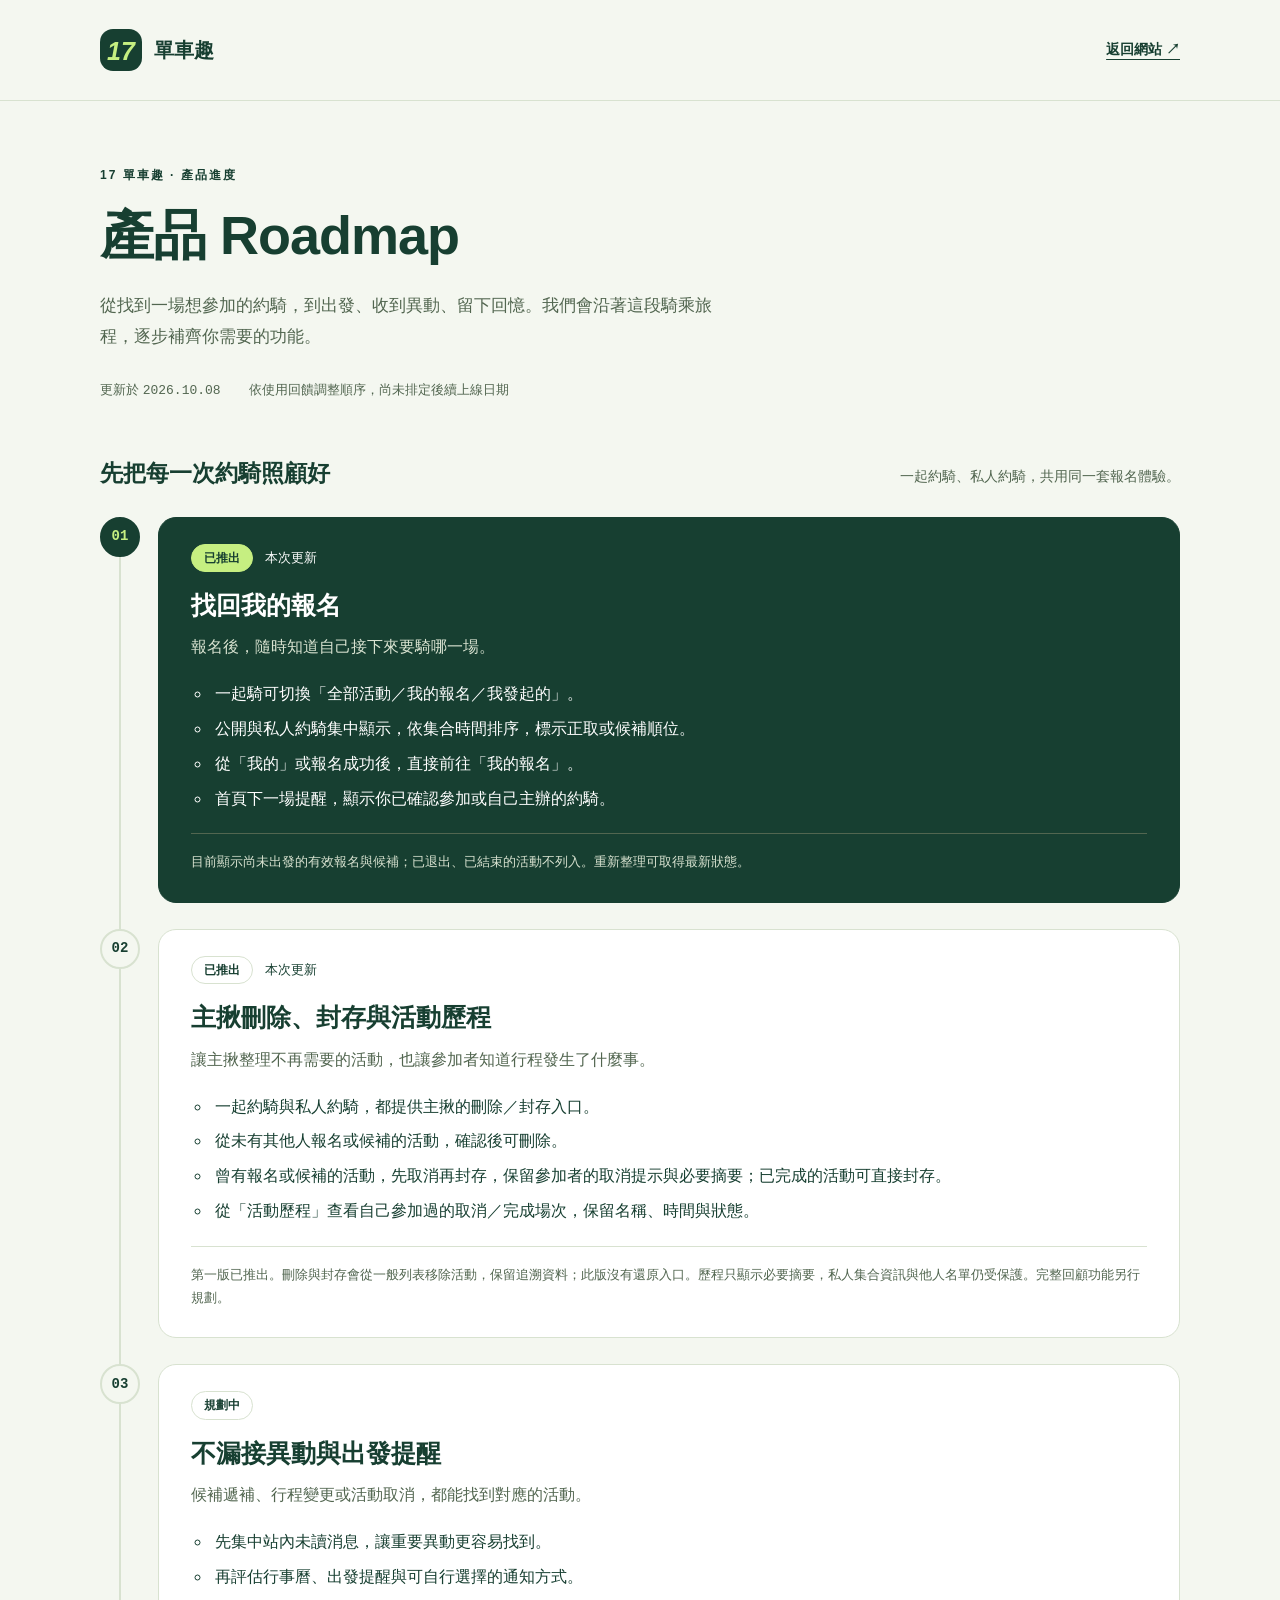
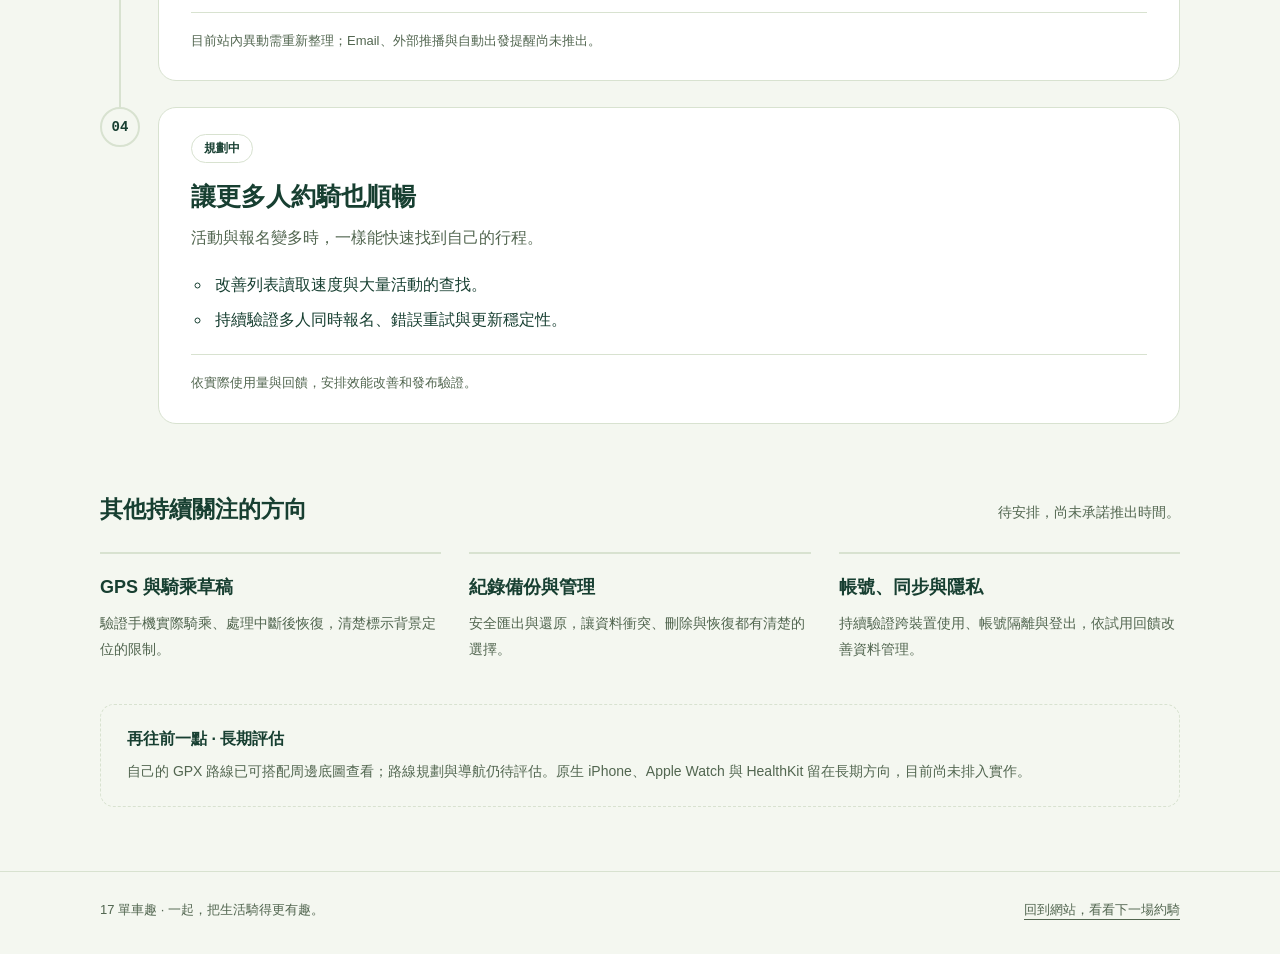
<file: roadmap.html>
<!doctype html>
<html lang="zh-Hant">
<head>
  <meta charset="utf-8">
  <meta name="viewport" content="width=device-width, initial-scale=1">
  <meta name="description" content="17 單車趣的產品進度與下一步：我的報名、活動歷程、行程提醒，以及更順暢的約騎體驗。">
  <meta name="theme-color" content="#173f31">
  <title>產品 Roadmap · 17 單車趣</title>
  <link rel="icon" href="./favicon.svg" type="image/svg+xml">
  <style>
    :root { color-scheme: light; --forest: #173f31; --lime: #c6ef81; --ground: #f4f7f0; --paper: #fff; --muted: #526650; --line: #d8e2d0; }
    * { box-sizing: border-box; }
    body { margin: 0; background: var(--ground); color: var(--forest); font-family: -apple-system, BlinkMacSystemFont, "Segoe UI", "PingFang TC", "Microsoft JhengHei", sans-serif; line-height: 1.8; }
    a { color: inherit; text-underline-offset: 5px; }
    a:focus-visible { outline: 3px solid var(--forest); outline-offset: 5px; border-radius: 4px; }
    .skip { position: absolute; top: -100px; left: 20px; padding: 10px 18px; background: var(--paper); z-index: 2; }
    .skip:focus { top: 12px; }
    .wrap { width: min(1080px, calc(100% - 64px)); margin-inline: auto; }
    header { border-bottom: 1px solid var(--line); }
    .topbar { min-height: 100px; display: flex; align-items: center; justify-content: space-between; gap: 24px; }
    .brand { display: inline-flex; align-items: center; gap: 12px; text-decoration: none; font-size: 20px; font-weight: 750; }
    .brand b { display: grid; place-items: center; width: 42px; height: 42px; border-radius: 13px; color: var(--lime); background: var(--forest); font-size: 25px; font-style: italic; }
    .home { font-size: 14px; font-weight: 600; padding-block: 12px; }
    .intro { padding: 64px 0 42px; max-width: 720px; }
    .eyebrow { margin: 0 0 12px; font-size: 12px; font-weight: 700; letter-spacing: 2px; }
    h1 { font-size: clamp(34px, 5.5vw, 54px); line-height: 1.35; letter-spacing: -1px; margin: 0 0 20px; }
    h2, h3 { line-height: 1.5; }
    .intro > p:not(.eyebrow) { color: var(--muted); margin: 0; font-size: 17px; max-width: 620px; }
    .meta { display: flex; gap: 10px 28px; flex-wrap: wrap; margin-top: 25px; color: var(--muted); font-size: 13px; }
    time { font-family: ui-monospace, SFMono-Regular, Consolas, monospace; }
    .section-head { display: flex; flex-wrap: wrap; align-items: baseline; justify-content: space-between; gap: 8px 25px; margin: 12px 0 26px; }
    .section-head h2 { margin: 0; font-size: 23px; }
    .section-head p { margin: 0; color: var(--muted); font-size: 14px; }
    .stages { padding: 0 0 0 58px; margin: 0; list-style: none; }
    .stage { position: relative; padding: 0 0 26px 0; }
    .stage::before { content: ""; position: absolute; left: -39px; top: 39px; bottom: -1px; border-left: 2px solid var(--line); }
    .stage:last-child::before { display: none; }
    .stop { position: absolute; left: -58px; top: 0; display: grid; place-items: center; width: 40px; height: 40px; border: 2px solid var(--line); border-radius: 50%; background: var(--ground); font-family: ui-monospace, monospace; font-size: 14px; font-weight: 700; }
    .released .stop { background: var(--forest); border-color: var(--forest); color: var(--lime); }
    .panel { background: var(--paper); padding: 26px 32px 28px; border: 1px solid var(--line); border-radius: 18px; }
    .released .panel { border-color: var(--forest); background: var(--forest); color: var(--paper); }
    .stage-top { display: flex; align-items: center; flex-wrap: wrap; gap: 12px; }
    .badge { display: inline-block; padding: 3px 12px; border: 1px solid var(--line); border-radius: 20px; font-size: 12px; font-weight: 700; line-height: 1.7; }
    .released .badge { color: var(--forest); background: var(--lime); border-color: var(--lime); }
    .stage-top span:last-child:not(.badge) { font-size: 13px; }
    .panel h3 { font-size: 25px; margin: 15px 0 9px; }
    .panel > p { margin: 0; color: var(--muted); }
    .released .panel > p { color: #d8e2d0; }
    .features { margin: 18px 0 0; padding-left: 20px; }
    .features li { padding-left: 4px; margin-top: 6px; }
    .detail { margin-top: 20px; padding-top: 16px; border-top: 1px solid var(--line); font-size: 13px; color: var(--muted); }
    .released .detail { color: #d8e2d0; border-color: #526650; }
    .directions { margin-top: 42px; }
    .direction-grid { display: grid; grid-template-columns: repeat(3, 1fr); gap: 28px; }
    .direction { padding-top: 20px; border-top: 2px solid var(--line); }
    .direction h3 { font-size: 18px; margin: 0 0 10px; }
    .direction p { margin: 0; font-size: 14px; color: var(--muted); }
    .outlook { margin: 42px 0 64px; padding: 22px 26px; border: 1px dashed var(--line); border-radius: 14px; }
    .outlook h3 { font-size: 16px; margin: 0 0 8px; }
    .outlook p { font-size: 14px; margin: 0; color: var(--muted); }
    footer { border-top: 1px solid var(--line); padding: 26px 0 34px; }
    .bottom { display: flex; justify-content: space-between; flex-wrap: wrap; gap: 12px 24px; font-size: 13px; color: var(--muted); }
    .bottom p { margin: 0; }
    @media (max-width: 680px) {
      .wrap { width: calc(100% - 36px); }
      .topbar { min-height: 82px; gap: 12px; }
      .brand { font-size: 18px; gap: 8px; }
      .brand b { width: 36px; height: 36px; border-radius: 10px; font-size: 23px; }
      .home { font-size: 13px; }
      .intro { padding: 38px 0 30px; }
      .intro > p:not(.eyebrow) { font-size: 15px; }
      .section-head { margin-top: 6px; }
      .section-head h2 { font-size: 21px; }
      .stages { padding-left: 36px; }
      .stop { left: -36px; width: 26px; height: 26px; font-size: 11px; }
      .stage::before { left: -24px; top: 25px; }
      .panel { padding: 20px; border-radius: 14px; }
      .panel h3 { font-size: 22px; }
      .panel > p, .features { font-size: 14px; }
      .direction-grid { grid-template-columns: 1fr; gap: 22px; }
      .outlook { padding: 20px; margin-bottom: 40px; }
    }
  </style>
</head>
<body>
  <a class="skip" href="#main">跳到主要內容</a>
  <header>
    <nav class="wrap topbar" aria-label="網站導覽">
      <a class="brand" href="./" aria-label="17 單車趣首頁"><b aria-hidden="true">17</b> 單車趣</a>
      <a class="home" href="./">返回網站 <span aria-hidden="true">↗</span></a>
    </nav>
  </header>
  <main class="wrap" id="main">
    <section class="intro" aria-labelledby="title">
      <p class="eyebrow">17 單車趣 · 產品進度</p>
      <h1 id="title">產品 Roadmap</h1>
      <p>從找到一場想參加的約騎，到出發、收到異動、留下回憶。我們會沿著這段騎乘旅程，逐步補齊你需要的功能。</p>
      <div class="meta"><span>更新於 <time datetime="2026-10-08">2026.10.08</time></span><span>依使用回饋調整順序，尚未排定後續上線日期</span></div>
    </section>
    <section aria-labelledby="journey">
      <div class="section-head"><h2 id="journey">先把每一次約騎照顧好</h2><p>一起約騎、私人約騎，共用同一套報名體驗。</p></div>
      <ol class="stages">
        <li class="stage released">
          <span class="stop" aria-hidden="true">01</span>
          <article class="panel" aria-labelledby="registrations">
            <div class="stage-top"><span class="badge">已推出</span><span>本次更新</span></div>
            <h3 id="registrations">找回我的報名</h3>
            <p>報名後，隨時知道自己接下來要騎哪一場。</p>
            <ul class="features">
              <li>一起騎可切換「全部活動／我的報名／我發起的」。</li>
              <li>公開與私人約騎集中顯示，依集合時間排序，標示正取或候補順位。</li>
              <li>從「我的」或報名成功後，直接前往「我的報名」。</li>
              <li>首頁下一場提醒，顯示你已確認參加或自己主辦的約騎。</li>
            </ul>
            <div class="detail">目前顯示尚未出發的有效報名與候補；已退出、已結束的活動不列入。重新整理可取得最新狀態。</div>
          </article>
        </li>
        <li class="stage">
          <span class="stop" aria-hidden="true">02</span>
          <article class="panel" aria-labelledby="history">
            <div class="stage-top"><span class="badge">已推出</span><span>本次更新</span></div>
            <h3 id="history">主揪刪除、封存與活動歷程</h3>
            <p>讓主揪整理不再需要的活動，也讓參加者知道行程發生了什麼事。</p>
            <ul class="features">
              <li>一起約騎與私人約騎，都提供主揪的刪除／封存入口。</li>
              <li>從未有其他人報名或候補的活動，確認後可刪除。</li>
              <li>曾有報名或候補的活動，先取消再封存，保留參加者的取消提示與必要摘要；已完成的活動可直接封存。</li>
              <li>從「活動歷程」查看自己參加過的取消／完成場次，保留名稱、時間與狀態。</li>
            </ul>
            <div class="detail">第一版已推出。刪除與封存會從一般列表移除活動，保留追溯資料；此版沒有還原入口。歷程只顯示必要摘要，私人集合資訊與他人名單仍受保護。完整回顧功能另行規劃。</div>
          </article>
        </li>
        <li class="stage">
          <span class="stop" aria-hidden="true">03</span>
          <article class="panel" aria-labelledby="reminders">
            <div class="stage-top"><span class="badge">規劃中</span></div>
            <h3 id="reminders">不漏接異動與出發提醒</h3>
            <p>候補遞補、行程變更或活動取消，都能找到對應的活動。</p>
            <ul class="features"><li>先集中站內未讀消息，讓重要異動更容易找到。</li><li>再評估行事曆、出發提醒與可自行選擇的通知方式。</li></ul>
            <div class="detail">目前站內異動需重新整理；Email、外部推播與自動出發提醒尚未推出。</div>
          </article>
        </li>
        <li class="stage">
          <span class="stop" aria-hidden="true">04</span>
          <article class="panel" aria-labelledby="reliability">
            <div class="stage-top"><span class="badge">規劃中</span></div>
            <h3 id="reliability">讓更多人約騎也順暢</h3>
            <p>活動與報名變多時，一樣能快速找到自己的行程。</p>
            <ul class="features"><li>改善列表讀取速度與大量活動的查找。</li><li>持續驗證多人同時報名、錯誤重試與更新穩定性。</li></ul>
            <div class="detail">依實際使用量與回饋，安排效能改善和發布驗證。</div>
          </article>
        </li>
      </ol>
    </section>
    <section class="directions" aria-labelledby="directions">
      <div class="section-head"><h2 id="directions">其他持續關注的方向</h2><p>待安排，尚未承諾推出時間。</p></div>
      <div class="direction-grid">
        <article class="direction"><h3>GPS 與騎乘草稿</h3><p>驗證手機實際騎乘、處理中斷後恢復，清楚標示背景定位的限制。</p></article>
        <article class="direction"><h3>紀錄備份與管理</h3><p>安全匯出與還原，讓資料衝突、刪除與恢復都有清楚的選擇。</p></article>
        <article class="direction"><h3>帳號、同步與隱私</h3><p>持續驗證跨裝置使用、帳號隔離與登出，依試用回饋改善資料管理。</p></article>
      </div>
    </section>
    <aside class="outlook" aria-labelledby="future">
      <h3 id="future">再往前一點 · 長期評估</h3>
      <p>自己的 GPX 路線已可搭配周邊底圖查看；路線規劃與導航仍待評估。原生 iPhone、Apple Watch 與 HealthKit 留在長期方向，目前尚未排入實作。</p>
    </aside>
  </main>
  <footer><div class="wrap bottom"><p>17 單車趣 · 一起，把生活騎得更有趣。</p><a href="./">回到網站，看看下一場約騎</a></div></footer>
</body>
</html>
</file>
